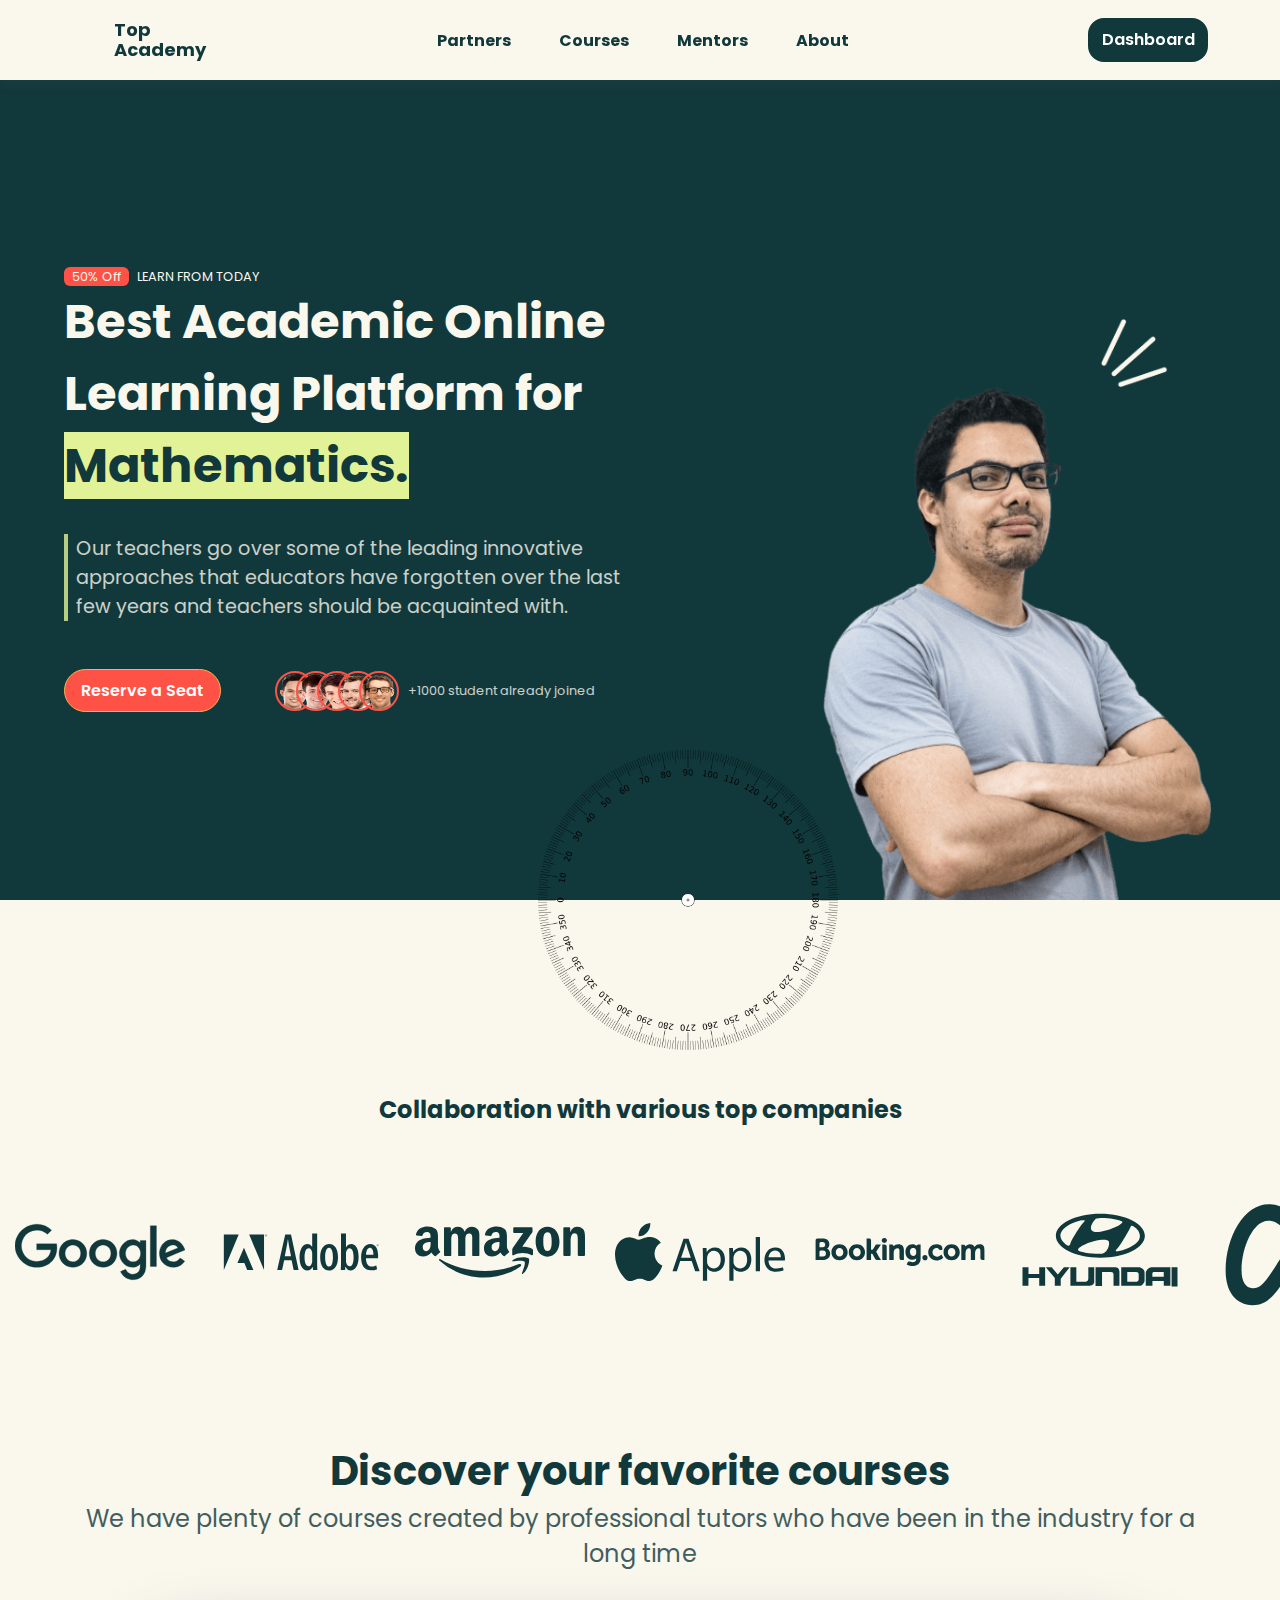
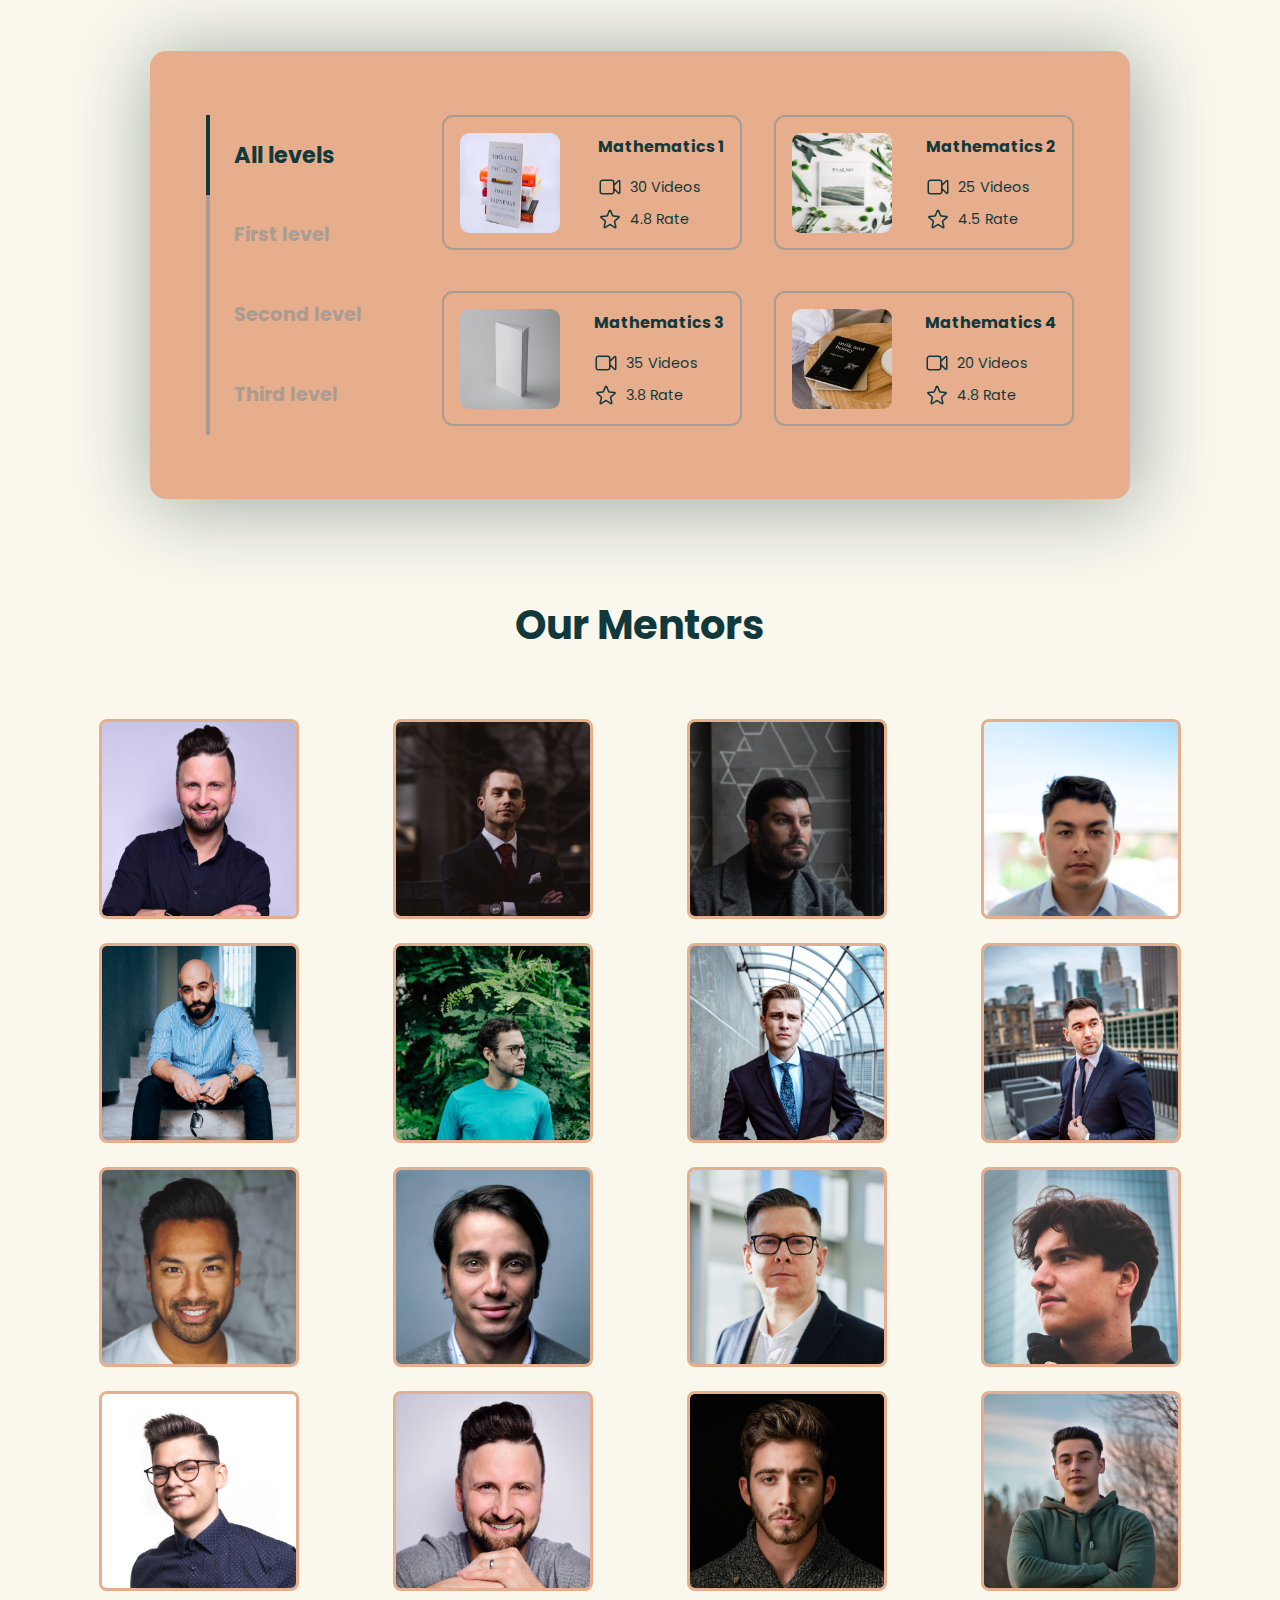
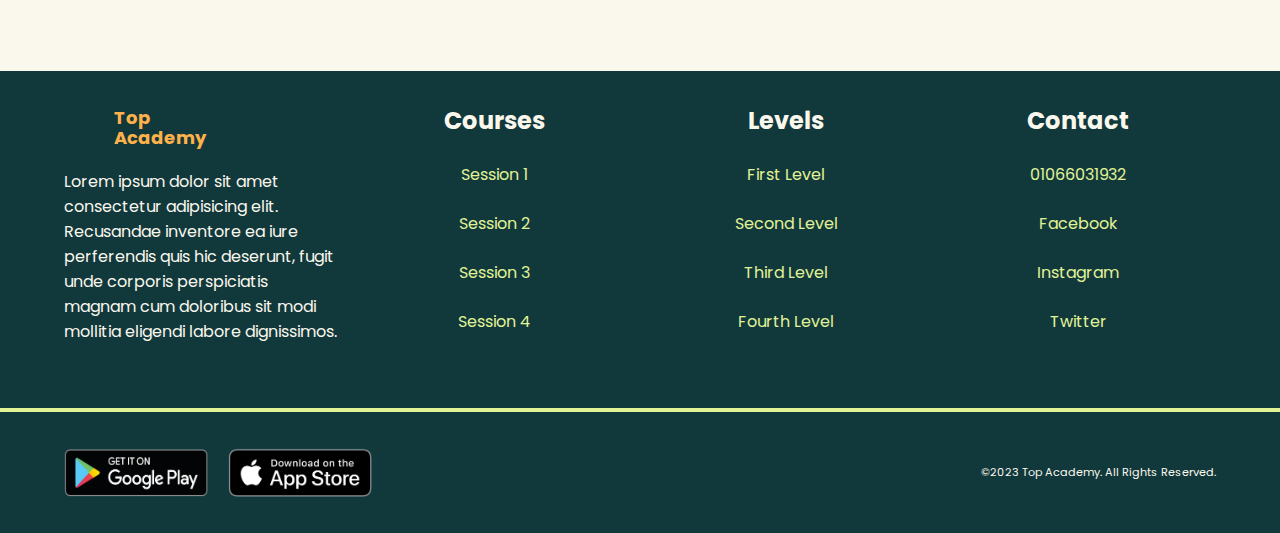
<file: src/pages/index.html>
<!DOCTYPE html>
<html lang="en">
  <head>
    <meta charset="UTF-8" />
    <meta http-equiv="X-UA-Compatible" content="IE=edge" />
    <link rel="icon" href="../../public/favicon.png" />
    <meta name="description" content="Best Academic Online Learning Platform for mathematics." />
    <meta name="viewport" content="width=device-width, initial-scale=1.0" />
    <title>Top Academy</title>
    <link rel="stylesheet" href="../styles/home.css" />
    <script src="https://cdn.lordicon.com/ritcuqlt.js"></script>
    <script src="../scripts/index.js"></script>
  </head>
  <body>
    <div id="popup" class="popup" style="position: fixed; top: 0; right: 0; z-index: 5; ">
      <div style="display: flex; flex-direction: column; gap: 2rem; justify-content: center; align-items: center ; width: 100vw; height: 100vh; background-color: #7e8285be; ">
<div style="display: flex; gap: 2rem; justify-content: center; align-items: center ; flex-direction: column; background-color: #857e7e; width: 400px; height: 500px; border-radius: 5rem;">

  <h2>This is your mentor.</h2>
  <img style="width: 300px; height: 300px; object-fit: cover; border-radius: 50%; object-position: top;" src="../../public/assets/mentors/mentor11.jpg" alt="">
  <button style="border-radius: 0.5rem; padding-inline: 0.5rem; cursor: pointer;  " id="ok">Ok</button>
</div>
      </div>
    </div>
    <header>
      <!-- Main Menu -->

  
  <nav class="width">
    <a href="#top" class="logo">
      <lord-icon
        src="https://cdn.lordicon.com/qtldxoay.json"
        trigger="morph"
        colors="primary:#11393c,secondary:#11393c"
        style="width: 50px; height: 50px"
      ></lord-icon>
      <h2 class="logo__logo-name">
        Top <br />
        Academy
      </h2>
    </a>

    <ul class="menu">
      <li>
        <a class="underline-gradient" href="#Partners">Partners</a>
      </li>
      <li>
        <a class="underline-gradient" href="#Courses">Courses</a>
      </li>
      <li>
        <a class="underline-gradient" href="#Mentors">Mentors</a>
      </li>
      <li>
        <a class="underline-gradient" href="#About">About</a>
      </li>
    </ul>
    <svg
      xmlns="http://www.w3.org/2000/svg"
      fill="none"
      viewBox="0 0 24 24"
      stroke-width="1.5"
      stroke="currentColor"
      class="burger"
      id="burger"
    >
      <path
        stroke-linecap="round"
        stroke-linejoin="round"
        d="M3.75 6.75h16.5M3.75 12H12m-8.25 5.25h16.5"
      />
    </svg>

    <a href="./dashboard.html" class="dashboard">Dashboard</a>
  </nav>


      <!-- Sidebar Menu -->
      <div class="sidebar" id="sidebar">
        <div class="close-container close-side-menu" id="close">
          <svg
            xmlns="http://www.w3.org/2000/svg"
            fill="none"
            viewBox="0 0 24 24"
            stroke-width="1.5"
            stroke="currentColor"
            class="sidebar__close"
          >
            <path
              stroke-linecap="round"
              stroke-linejoin="round"
              d="M6 18L18 6M6 6l12 12"
            />
          </svg>
        </div>

        <ul class="sidebar__menu">
          <li class="close-side-menu">
            <a class="underline-gradient" href="#Partners">Partners</a>
          </li>
          <li class="close-side-menu">
            <a class="underline-gradient" href="#Courses">Courses</a>
          </li>
          <li class="close-side-menu">
            <a class="underline-gradient" href="#Mentors">Mentors</a>
          </li>
          <li class="close-side-menu">
            <a class="underline-gradient" href="#About">About</a>
          </li>
        </ul>
      </div>
    </header>

    <main>
      <!-- Hero -->
      <section class="hero ">
        <div class="hero__container">
          <div class="hero__container--content width">

                              <!-- Protractor -->
<img
          class=" protractorMove  "
          src="../../public/assets/protractor.png"
          alt="protractor"
        />
                  <!-- Text and CTA -->

            <div class="text-CTA">
              <p class="p-discount"><span class="span-discount">50% Off</span> LEARN FROM TODAY</p>
              <h1 class="hero-heading">
                Best Academic Online Learning Platform for <span class="mathematics">Mathematics.</span>
              </h1>
              <p class="hero-paragraph">
                Our teachers go over some of the leading innovative approaches that educators have forgotten over the last few years and teachers should be acquainted with.
              </p>
              <div class="cta-container">
                <button id="reserve" class="cta" > Reserve a Seat</button>
                
                <div class="joined">
                  <div class="std-images" >
                <img
                  class="std-image"
src="../../public/assets/std1.png"                  alt="std1"
                />
                <img
                  class="std-image"
                  src="../../public/assets/std2.png"
                  alt="std2"
                />
                <img
                  class="std-image"
                  src="../../public/assets/std3.png"
                  alt="std3"
                />
                <img
                  class="std-image"
                  src="../../public/assets/std4.png"
                  alt="std4"
                />
                <img
                  class="std-image"
                  src="../../public/assets/std5.png"
                  alt="std5"
                />
              </div >
                  <p class="std-text">+1000 student already joined</p>
                </div>
              </div>
            </div>

      <!-- Slider -->

            <div class="right-section">

              <div class="image-container">
<img class="lines" src="../../public/assets/lines.png" alt="lines">
                <div class="circleColor"></div>
                <div id="main-slider">
                  <figure>
                    <img src="../../public/assets/teacher1.png" alt="teacher">
                    <img src="../../public/assets/teacher2.png" alt="teacher">
                    <img src="../../public/assets/teacher3.png" alt="teacher">
                  
                    <img src="../../public/assets/teacher4.png" alt="teacher">
                  
                    <img src="../../public/assets/teacher1.png" alt="teacher">
                  </figure>
                </div>
              </div>
            </div>
            </div>
          </div>
        </div>
      </section>

      <!-- Companies -->
      <section id="Partners" class="companies ">

        <h2 class="Collaboration">Collaboration with various top companies</h2>
        <div class="slider">
          <div class="slide-track">
                  <!-- 10 Slides -->

            <div class="slide">
              <img class="slide-img"   src="../../public/assets/google.svg" alt="google">
            </div>
            <div class="slide">
              <img class="slide-img"  src="../../public/assets/adobe.svg" alt="adobe">
            </div>
            <div class="slide">
              <img class="slide-img"  src="../../public/assets/amazon.svg" alt="amazon">
            </div>
            <div class="slide">
              <img class="slide-img"  src="../../public/assets/apple.svg" alt="apple">
            </div>
            <div class="slide">
              <img class="slide-img"  src="../../public/assets/booking.svg" alt="booking">
            </div>
            <div class="slide">
              <img class="slide-img"  src="../../public/assets/hyundai.svg" alt="hyundai">
            </div>
            <div class="slide">
              <img class="slide-img"  src="../../public/assets/meta.svg" alt="meta">
            </div>
            <div class="slide">
              <img class="slide-img"  src="../../public/assets/microsoft.svg" alt="microsoft">
            </div>
            <div class="slide">
              <img class="slide-img"  src="../../public/assets/siemens.svg" alt="siemens">
            </div>
            <div class="slide">
              <img class="slide-img"  src="../../public/assets/spacex.svg" alt="spacex">
            </div>

                              <!-- 10 Slides doubled-->
 <div class="slide">
              <img class="slide-img"  src="../../public/assets/google.svg" alt="google">
            </div>
            <div class="slide">
              <img class="slide-img"  src="../../public/assets/adobe.svg" alt="adobe">
            </div>
            <div class="slide">
              <img class="slide-img"  src="../../public/assets/amazon.svg" alt="amazon">
            </div>
            <div class="slide">
              <img class="slide-img"  src="../../public/assets/apple.svg" alt="apple">
            </div>
            <div class="slide">
              <img class="slide-img"  src="../../public/assets/booking.svg" alt="booking">
            </div>
            <div class="slide">
              <img class="slide-img"  src="../../public/assets/hyundai.svg" alt="hyundai">
            </div>
            <div class="slide">
              <img class="slide-img"  src="../../public/assets/meta.svg" alt="meta">
            </div>
            <div class="slide">
              <img class="slide-img"  src="../../public/assets/microsoft.svg" alt="microsoft">
            </div>
            <div class="slide">
              <img class="slide-img"  src="../../public/assets/siemens.svg" alt="siemens">
            </div>
            <div class="slide">
              <img class="slide-img"  src="../../public/assets/spacex.svg" alt="spacex">
            </div>

          </div>
        </div>
      </section>

      <!-- Courses -->
      <section id="Courses" class=" width">
<h2 class="favorite">Discover your favorite courses</h2>
        <p class="tutors">We have plenty of courses created by professional tutors who have been in the industry for a long time</p>
        <div class="pink-container">
          <div class="pink-container__filters">
            <h3 class="pink-container__filters--option all">All levels</h3>
            <h3 class="pink-container__filters--option ">First level</h3>
            <h3 class="pink-container__filters--option ">Second level</h3>
            <h3 class="pink-container__filters--option ">Third level</h3>
          </div>
          <div class="pink-container__courses">
            <div class="course">
              <img class="course__img" src="../../public/assets/course1.jpg" alt="course">
              <div class="course__data" >
                <h4 class="course__data--title">Mathematics 1</h4>
                <div class="course__data--info">

                  <div class="icon-container">
                    <svg xmlns="http://www.w3.org/2000/svg" fill="none" viewBox="0 0 24 24" stroke-width="1.5" stroke="currentColor" class="course-icon">
  <path stroke-linecap="round" d="M15.75 10.5l4.72-4.72a.75.75 0 011.28.53v11.38a.75.75 0 01-1.28.53l-4.72-4.72M4.5 18.75h9a2.25 2.25 0 002.25-2.25v-9a2.25 2.25 0 00-2.25-2.25h-9A2.25 2.25 0 002.25 7.5v9a2.25 2.25 0 002.25 2.25z" />
</svg>

                    30 Videos
                  </div>
                  <div class="icon-container">
                   <svg xmlns="http://www.w3.org/2000/svg" fill="none" viewBox="0 0 24 24" stroke-width="1.5" stroke="currentColor" class="course-icon">
  <path stroke-linecap="round" stroke-linejoin="round" d="M11.48 3.499a.562.562 0 011.04 0l2.125 5.111a.563.563 0 00.475.345l5.518.442c.499.04.701.663.321.988l-4.204 3.602a.563.563 0 00-.182.557l1.285 5.385a.562.562 0 01-.84.61l-4.725-2.885a.563.563 0 00-.586 0L6.982 20.54a.562.562 0 01-.84-.61l1.285-5.386a.562.562 0 00-.182-.557l-4.204-3.602a.563.563 0 01.321-.988l5.518-.442a.563.563 0 00.475-.345L11.48 3.5z" />
</svg>


4.8 Rate                  </div>
                </div>
              </div>
            </div>
            <div class="course">
              <img class="course__img" src="../../public/assets/course2.jpg" alt="course">
              <div class="course__data" >
                <h4 class="course__data--title">Mathematics 2</h4>
                <div class="course__data--info">

                  <div class="icon-container">
                    <svg xmlns="http://www.w3.org/2000/svg" fill="none" viewBox="0 0 24 24" stroke-width="1.5" stroke="currentColor" class="course-icon">
  <path stroke-linecap="round" d="M15.75 10.5l4.72-4.72a.75.75 0 011.28.53v11.38a.75.75 0 01-1.28.53l-4.72-4.72M4.5 18.75h9a2.25 2.25 0 002.25-2.25v-9a2.25 2.25 0 00-2.25-2.25h-9A2.25 2.25 0 002.25 7.5v9a2.25 2.25 0 002.25 2.25z" />
</svg>

                    25 Videos
                  </div>
                  <div class="icon-container">
                   <svg xmlns="http://www.w3.org/2000/svg" fill="none" viewBox="0 0 24 24" stroke-width="1.5" stroke="currentColor" class="course-icon">
  <path stroke-linecap="round" stroke-linejoin="round" d="M11.48 3.499a.562.562 0 011.04 0l2.125 5.111a.563.563 0 00.475.345l5.518.442c.499.04.701.663.321.988l-4.204 3.602a.563.563 0 00-.182.557l1.285 5.385a.562.562 0 01-.84.61l-4.725-2.885a.563.563 0 00-.586 0L6.982 20.54a.562.562 0 01-.84-.61l1.285-5.386a.562.562 0 00-.182-.557l-4.204-3.602a.563.563 0 01.321-.988l5.518-.442a.563.563 0 00.475-.345L11.48 3.5z" />
</svg>


4.5 Rate                  </div>
                </div>
              </div>
            </div>
            <div class="course">
              <img class="course__img" src="../../public/assets/course3.jpg" alt="course">
              <div class="course__data" >
                <h4 class="course__data--title">Mathematics 3</h4>
                <div class="course__data--info">

                  <div class="icon-container">
                    <svg xmlns="http://www.w3.org/2000/svg" fill="none" viewBox="0 0 24 24" stroke-width="1.5" stroke="currentColor" class="course-icon">
  <path stroke-linecap="round" d="M15.75 10.5l4.72-4.72a.75.75 0 011.28.53v11.38a.75.75 0 01-1.28.53l-4.72-4.72M4.5 18.75h9a2.25 2.25 0 002.25-2.25v-9a2.25 2.25 0 00-2.25-2.25h-9A2.25 2.25 0 002.25 7.5v9a2.25 2.25 0 002.25 2.25z" />
</svg>

                    35 Videos
                  </div>
                  <div class="icon-container">
                   <svg xmlns="http://www.w3.org/2000/svg" fill="none" viewBox="0 0 24 24" stroke-width="1.5" stroke="currentColor" class="course-icon">
  <path stroke-linecap="round" stroke-linejoin="round" d="M11.48 3.499a.562.562 0 011.04 0l2.125 5.111a.563.563 0 00.475.345l5.518.442c.499.04.701.663.321.988l-4.204 3.602a.563.563 0 00-.182.557l1.285 5.385a.562.562 0 01-.84.61l-4.725-2.885a.563.563 0 00-.586 0L6.982 20.54a.562.562 0 01-.84-.61l1.285-5.386a.562.562 0 00-.182-.557l-4.204-3.602a.563.563 0 01.321-.988l5.518-.442a.563.563 0 00.475-.345L11.48 3.5z" />
</svg>


3.8 Rate                  </div>
                </div>
              </div>
            </div>
            <div class="course">
              <img class="course__img" src="../../public/assets/course4.jpg" alt="course">
              <div class="course__data" >
                <h4 class="course__data--title">Mathematics 4</h4>
                <div class="course__data--info">

                  <div class="icon-container">
                    <svg xmlns="http://www.w3.org/2000/svg" fill="none" viewBox="0 0 24 24" stroke-width="1.5" stroke="currentColor" class="course-icon">
  <path stroke-linecap="round" d="M15.75 10.5l4.72-4.72a.75.75 0 011.28.53v11.38a.75.75 0 01-1.28.53l-4.72-4.72M4.5 18.75h9a2.25 2.25 0 002.25-2.25v-9a2.25 2.25 0 00-2.25-2.25h-9A2.25 2.25 0 002.25 7.5v9a2.25 2.25 0 002.25 2.25z" />
</svg>

                    20 Videos
                  </div>
                  <div class="icon-container">
                   <svg xmlns="http://www.w3.org/2000/svg" fill="none" viewBox="0 0 24 24" stroke-width="1.5" stroke="currentColor" class="course-icon">
  <path stroke-linecap="round" stroke-linejoin="round" d="M11.48 3.499a.562.562 0 011.04 0l2.125 5.111a.563.563 0 00.475.345l5.518.442c.499.04.701.663.321.988l-4.204 3.602a.563.563 0 00-.182.557l1.285 5.385a.562.562 0 01-.84.61l-4.725-2.885a.563.563 0 00-.586 0L6.982 20.54a.562.562 0 01-.84-.61l1.285-5.386a.562.562 0 00-.182-.557l-4.204-3.602a.563.563 0 01.321-.988l5.518-.442a.563.563 0 00.475-.345L11.48 3.5z" />
</svg>


4.8 Rate                  </div>
                </div>
              </div>
            </div>
          </div>
        </div>
      </section>

      <!-- Mentors -->
      <section id="Mentors" class=" mentors width">
<h2 class="favorite ">Our Mentors</h2>
<div class="mentors__images">
  <img class="mentor-img" src="../../public/assets/mentors/mentor1.jpg" alt="mentor" loading="lazy">
  <img class="mentor-img" src="../../public/assets/mentors/mentor2.jpg" alt="mentor" loading="lazy">
  <img class="mentor-img" src="../../public/assets/mentors/mentor3.jpg" alt="mentor" loading="lazy">
  <img class="mentor-img" src="../../public/assets/mentors/mentor4.jpg" alt="mentor" loading="lazy">
  <img class="mentor-img" src="../../public/assets/mentors/mentor5.jpg" alt="mentor" loading="lazy">
  <img class="mentor-img" src="../../public/assets/mentors/mentor6.jpg" alt="mentor" loading="lazy">
  <img class="mentor-img" src="../../public/assets/mentors/mentor7.jpg" alt="mentor" loading="lazy">
  <img class="mentor-img" src="../../public/assets/mentors/mentor8.jpg" alt="mentor" loading="lazy">
  <img class="mentor-img" src="../../public/assets/mentors/mentor9.jpg" alt="mentor" loading="lazy">
  <img class="mentor-img" src="../../public/assets/mentors/mentor10.jpg" alt="mentor" loading="lazy">
  <img class="mentor-img" src="../../public/assets/mentors/mentor11.jpg" alt="mentor" loading="lazy">
  <img class="mentor-img" src="../../public/assets/mentors/mentor12.jpg" alt="mentor" loading="lazy">
  <img class="mentor-img" src="../../public/assets/mentors/mentor13.jpg" alt="mentor" loading="lazy">
  <img class="mentor-img" src="../../public/assets/mentors/mentor14.jpg" alt="mentor" loading="lazy">
  <img class="mentor-img" src="../../public/assets/mentors/mentor15.jpg" alt="mentor" loading="lazy">
  <img class="mentor-img" src="../../public/assets/mentors/mentor16.jpg" alt="mentor" loading="lazy">
</div>
</section>

<!-- Footer -->
      <footer  id="About">
        <div class=" footer width">
<div class=" footer__div1 div-media ">
           <a href="#top" class="logo">
      <lord-icon
        src="https://cdn.lordicon.com/qtldxoay.json"
        trigger="morph"
        colors="primary:#ffb14a,secondary:#ffb14a"
        style="width: 50px; height: 50px"
      ></lord-icon>
      <h2 class="logo__logo-name logo-bottom">
        Top <br />
        Academy
      </h2>
    </a>
          <p class="lorem">
            Lorem ipsum dolor sit amet consectetur adipisicing elit. Recusandae
            inventore ea iure perferendis quis hic deserunt, fugit unde corporis
            perspiciatis magnam cum doloribus sit modi mollitia eligendi labore
            dignissimos.
          </p>
        </div>
        <ul class=" footer__div div-media">
          <h2 >Courses</h2>
          <li>
            <a href="tel:01066031932">
Session 1            </a>
          </li>
          <li>
            <a  href="tel:01066031932">
           Session 2 
            </a>
          </li>
          <li>
            <a  href="tel:01066031932">
            Session 3 
            </a>
          </li>
          <li>
            <a  href="tel:01066031932">
             Session 4
            </a>
          </li>
        </ul>
        <ul class=" footer__div div-media">
          <h2 >Levels</h2>
          <li>
            <a  href="tel:01066031932">
First Level            </a>
          </li>
          <li>
            <a  href="tel:01066031932">
Second Level              </a>
          </li>
          <li>
            <a  href="tel:01066031932">
Third Level              </a>
          </li>
          <li>
            <a  href="tel:01066031932">
Fourth Level              </a>
          </li>
        </ul>
        <ul class=" footer__div div-media">
          <h2 > Contact</h2>
          <li>
            <a  href="tel:01066031932">
              01066031932
            </a>
          </li>
          <li>
            <a
              
              href="https://www.facebook.com/ahmedelwaafy/"
              target="_blank"
              rel="noreferrer"
            >
              Facebook
            </a>
          </li>
          <li>
            <a
              
              href="https://www.facebook.com/ahmedelwaafy/"
              target="_blank"
              rel="noreferrer"
            >
              Instagram
            </a>
          </li>
          <li>
            <a
              
              href="https://www.facebook.com/ahmedelwaafy/"
              rel="noreferrer"
            >
              Twitter
            </a>
          </li>
        </ul>

        </div>

        <div class="last ">
        <hr  />
        <div class="last__content width">
          <div class="last__content--left  ">
            <img
              class=" store-img "
              src="../../public/assets/googleplay.png"
              alt="googleplay"
            />
            <img
              class="store-img"
              src="../../public/assets/appstore.png"
              alt="appstore"
            />
          </div>
          <p class=" rights text-bg text-sm ">
            ©2023 Top Academy. All Rights Reserved.
          </p>
        </div>
      </div>
        </footer>
    </main>
  </body>
</html>
</file>
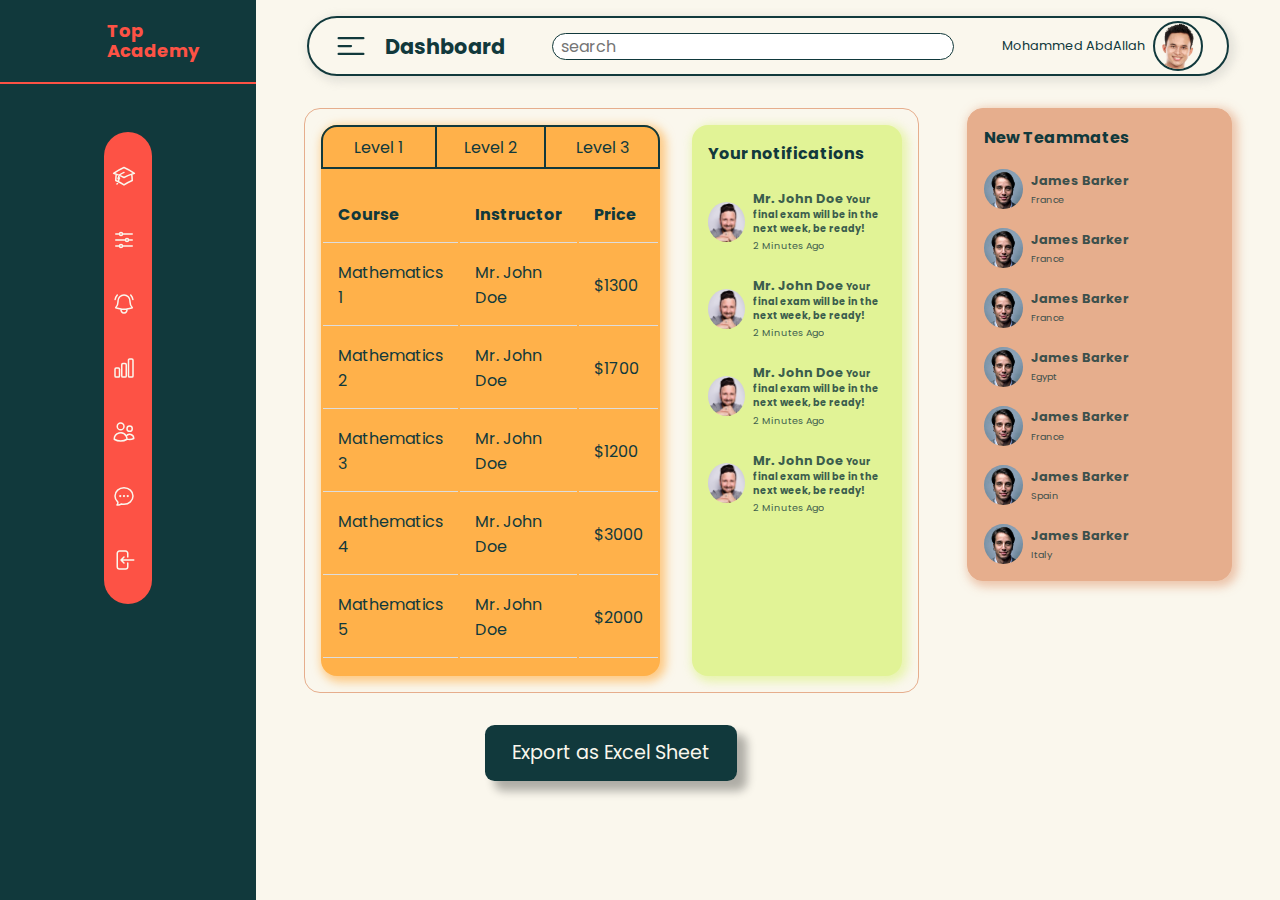
<file: src/pages/dashboard.html>
<!DOCTYPE html>
<html lang="en">
  <head>
    <meta charset="UTF-8" />
    <meta http-equiv="X-UA-Compatible" content="IE=edge" />
    <link rel="icon" href="../../public/favicon.png" />
    <meta name="viewport" content="width=device-width, initial-scale=1.0" />
    <title>Dashboard</title>
    <link rel="stylesheet" href="../styles/dashboard.css" />
    <script src="https://cdn.lordicon.com/ritcuqlt.js"></script>
  </head>
  <body>
    <main class="container">
      <aside class="container__left">
        <a href="../pages/index.html" class="logo">
          <lord-icon
            src="https://cdn.lordicon.com/qtldxoay.json"
            trigger="morph"
            colors="primary:#fd5245,secondary:#fd5245"
            style="width: 50px; height: 50px"
          ></lord-icon>
          <h2 class="logo__logo-name">
            Top <br />
            Academy
          </h2>
        </a>
        <div class="green-container">
          <div class="menu-items">
            <div>
              <svg
                xmlns="http://www.w3.org/2000/svg"
                fill="none"
                viewBox="0 0 24 24"
                stroke-width="1.5"
                stroke="#faf7ed"
                class="icon"
              >
                <path
                  stroke-linecap="round"
                  stroke-linejoin="round"
                  d="M4.26 10.147a60.436 60.436 0 00-.491 6.347A48.627 48.627 0 0112 20.904a48.627 48.627 0 018.232-4.41 60.46 60.46 0 00-.491-6.347m-15.482 0a50.57 50.57 0 00-2.658-.813A59.905 59.905 0 0112 3.493a59.902 59.902 0 0110.399 5.84c-.896.248-1.783.52-2.658.814m-15.482 0A50.697 50.697 0 0112 13.489a50.702 50.702 0 017.74-3.342M6.75 15a.75.75 0 100-1.5.75.75 0 000 1.5zm0 0v-3.675A55.378 55.378 0 0112 8.443m-7.007 11.55A5.981 5.981 0 006.75 15.75v-1.5"
                />
              </svg>

              Dashboard
            </div>
            <div>
              <svg
                xmlns="http://www.w3.org/2000/svg"
                fill="none"
                viewBox="0 0 24 24"
                stroke-width="1.5"
                stroke="#faf7ed"
                class="icon"
              >
                <path
                  stroke-linecap="round"
                  stroke-linejoin="round"
                  d="M10.5 6h9.75M10.5 6a1.5 1.5 0 11-3 0m3 0a1.5 1.5 0 10-3 0M3.75 6H7.5m3 12h9.75m-9.75 0a1.5 1.5 0 01-3 0m3 0a1.5 1.5 0 00-3 0m-3.75 0H7.5m9-6h3.75m-3.75 0a1.5 1.5 0 01-3 0m3 0a1.5 1.5 0 00-3 0m-9.75 0h9.75"
                />
              </svg>

              Settings
            </div>
            <div>
              <svg
                xmlns="http://www.w3.org/2000/svg"
                fill="none"
                viewBox="0 0 24 24"
                stroke-width="1.5"
                stroke="#faf7ed"
                class="icon"
              >
                <path
                  stroke-linecap="round"
                  stroke-linejoin="round"
                  d="M14.857 17.082a23.848 23.848 0 005.454-1.31A8.967 8.967 0 0118 9.75v-.7V9A6 6 0 006 9v.75a8.967 8.967 0 01-2.312 6.022c1.733.64 3.56 1.085 5.455 1.31m5.714 0a24.255 24.255 0 01-5.714 0m5.714 0a3 3 0 11-5.714 0M3.124 7.5A8.969 8.969 0 015.292 3m13.416 0a8.969 8.969 0 012.168 4.5"
                />
              </svg>

              Notifications
            </div>
            <div>
              <svg
                xmlns="http://www.w3.org/2000/svg"
                fill="none"
                viewBox="0 0 24 24"
                stroke-width="1.5"
                stroke="#faf7ed"
                class="icon"
              >
                <path
                  stroke-linecap="round"
                  stroke-linejoin="round"
                  d="M3 13.125C3 12.504 3.504 12 4.125 12h2.25c.621 0 1.125.504 1.125 1.125v6.75C7.5 20.496 6.996 21 6.375 21h-2.25A1.125 1.125 0 013 19.875v-6.75zM9.75 8.625c0-.621.504-1.125 1.125-1.125h2.25c.621 0 1.125.504 1.125 1.125v11.25c0 .621-.504 1.125-1.125 1.125h-2.25a1.125 1.125 0 01-1.125-1.125V8.625zM16.5 4.125c0-.621.504-1.125 1.125-1.125h2.25C20.496 3 21 3.504 21 4.125v15.75c0 .621-.504 1.125-1.125 1.125h-2.25a1.125 1.125 0 01-1.125-1.125V4.125z"
                />
              </svg>

              Analytics
            </div>
            <div>
              <svg
                xmlns="http://www.w3.org/2000/svg"
                fill="none"
                viewBox="0 0 24 24"
                stroke-width="1.5"
                stroke="#faf7ed"
                class="icon"
              >
                <path
                  stroke-linecap="round"
                  stroke-linejoin="round"
                  d="M15 19.128a9.38 9.38 0 002.625.372 9.337 9.337 0 004.121-.952 4.125 4.125 0 00-7.533-2.493M15 19.128v-.003c0-1.113-.285-2.16-.786-3.07M15 19.128v.106A12.318 12.318 0 018.624 21c-2.331 0-4.512-.645-6.374-1.766l-.001-.109a6.375 6.375 0 0111.964-3.07M12 6.375a3.375 3.375 0 11-6.75 0 3.375 3.375 0 016.75 0zm8.25 2.25a2.625 2.625 0 11-5.25 0 2.625 2.625 0 015.25 0z"
                />
              </svg>
              Teammates
            </div>
            <div>
              <svg
                xmlns="http://www.w3.org/2000/svg"
                fill="none"
                viewBox="0 0 24 24"
                stroke-width="1.5"
                stroke="#faf7ed"
                class="icon"
              >
                <path
                  stroke-linecap="round"
                  stroke-linejoin="round"
                  d="M8.625 12a.375.375 0 11-.75 0 .375.375 0 01.75 0zm0 0H8.25m4.125 0a.375.375 0 11-.75 0 .375.375 0 01.75 0zm0 0H12m4.125 0a.375.375 0 11-.75 0 .375.375 0 01.75 0zm0 0h-.375M21 12c0 4.556-4.03 8.25-9 8.25a9.764 9.764 0 01-2.555-.337A5.972 5.972 0 015.41 20.97a5.969 5.969 0 01-.474-.065 4.48 4.48 0 00.978-2.025c.09-.457-.133-.901-.467-1.226C3.93 16.178 3 14.189 3 12c0-4.556 4.03-8.25 9-8.25s9 3.694 9 8.25z"
                />
              </svg>

              Messages
            </div>
            <div>
              <svg
                xmlns="http://www.w3.org/2000/svg"
                fill="none"
                viewBox="0 0 24 24"
                stroke-width="1.5"
                stroke="#faf7ed"
                class="icon"
              >
                <path
                  stroke-linecap="round"
                  stroke-linejoin="round"
                  d="M15.75 9V5.25A2.25 2.25 0 0013.5 3h-6a2.25 2.25 0 00-2.25 2.25v13.5A2.25 2.25 0 007.5 21h6a2.25 2.25 0 002.25-2.25V15M12 9l-3 3m0 0l3 3m-3-3h12.75"
                />
              </svg>

              Log Out
            </div>
          </div>
        </div>
      </aside>
      <div class="placeholder"></div>
      <section class="container__right">
        <div class="container__right--header">
          <div class="dash-svg">
            <svg
              xmlns="http://www.w3.org/2000/svg"
              fill="none"
              viewBox="0 0 24 24"
              stroke-width="1.5"
              stroke="currentColor"
              class="burger"
              id="burger"
            >
              <path
                stroke-linecap="round"
                stroke-linejoin="round"
                d="M3.75 6.75h16.5M3.75 12H12m-8.25 5.25h16.5"
              />
            </svg>
            Dashboard
          </div>
          <input type="search" placeholder="search" />
          <div class="img-container">
            <p>Mohammed AbdAllah</p>
            <img src="../../public/assets/std1.png" alt="" />
          </div>
        </div>
        <div class="container__right--content">
          <div class="left-container">
            <div class="left">
              <div class="left__left">
                <div class="left__left--buttons">
                  <button class="button">Level 1</button>
                  <button class="button mid">Level 2</button>
                  <button class="button">Level 3</button>
                </div>
                <table>
                  <thead>
                    <tr>
                      <th>Course</th>
                      <th>Instructor</th>
                      <th>Price</th>
                    </tr>
                  </thead>

                  <tbody>
                    <tr>
                      <td>Mathematics 1</td>
                      <td>Mr. John Doe</td>
                      <td>$1300</td>
                    </tr>
                    <tr>
                      <td>Mathematics 2</td>
                      <td>Mr. John Doe</td>
                      <td>$1700</td>
                    </tr>
                    <tr>
                      <td>Mathematics 3</td>
                      <td>Mr. John Doe</td>
                      <td>$1200</td>
                    </tr>
                    <tr>
                      <td>Mathematics 4</td>
                      <td>Mr. John Doe</td>
                      <td>$3000</td>
                    </tr>
                    <tr>
                      <td>Mathematics 5</td>
                      <td>Mr. John Doe</td>
                      <td>$2000</td>
                    </tr>
                  </tbody>
                </table>
              </div>
              <div class="left__right">
                <h2>Your notifications</h2>

                <div class="left__right--notf">
                  <img
                    src="../../public/assets/mentors/mentor14.jpg"
                    alt="mentor"
                  />
                  <div class="notf-content">
                    <h5>
                      <span>Mr. John Doe</span> Your final exam will be in the
                      next week, be ready!
                    </h5>
                    <p>2 Minutes Ago</p>
                  </div>
                </div>
                <div class="left__right--notf">
                  <img
                    src="../../public/assets/mentors/mentor14.jpg"
                    alt="mentor"
                  />
                  <div class="notf-content">
                    <h5>
                      <span>Mr. John Doe</span> Your final exam will be in the
                      next week, be ready!
                    </h5>
                    <p>2 Minutes Ago</p>
                  </div>
                </div>
                <div class="left__right--notf">
                  <img
                    src="../../public/assets/mentors/mentor14.jpg"
                    alt="mentor"
                  />
                  <div class="notf-content">
                    <h5>
                      <span>Mr. John Doe</span> Your final exam will be in the
                      next week, be ready!
                    </h5>
                    <p>2 Minutes Ago</p>
                  </div>
                </div>
                <div class="left__right--notf">
                  <img
                    src="../../public/assets/mentors/mentor14.jpg"
                    alt="mentor"
                  />
                  <div class="notf-content">
                    <h5>
                      <span>Mr. John Doe</span> Your final exam will be in the
                      next week, be ready!
                    </h5>
                    <p>2 Minutes Ago</p>
                  </div>
                </div>
              </div>
            </div>
            <button class="export"><p>Export as Excel Sheet</p></button>
          </div>
          <div class="right">
            <h2>New Teammates</h2>

            <div class="left__right--notf">
              <img
                src="../../public/assets/mentors/mentor10.jpg"
                alt="mentor"
              />
              <div class="notf-content">
                <h5><span>James Barker</span></h5>
                <p>France</p>
              </div>
            </div>

            <div class="left__right--notf">
              <img
                src="../../public/assets/mentors/mentor10.jpg"
                alt="mentor"
              />
              <div class="notf-content">
                <h5><span>James Barker</span></h5>
                <p>France</p>
              </div>
            </div>
            <div class="left__right--notf">
              <img
                src="../../public/assets/mentors/mentor10.jpg"
                alt="mentor"
              />
              <div class="notf-content">
                <h5><span>James Barker</span></h5>
                <p>France</p>
              </div>
            </div>
            <div class="left__right--notf">
              <img
                src="../../public/assets/mentors/mentor10.jpg"
                alt="mentor"
              />
              <div class="notf-content">
                <h5><span>James Barker</span></h5>
                <p>Egypt</p>
              </div>
            </div>
            <div class="left__right--notf">
              <img
                src="../../public/assets/mentors/mentor10.jpg"
                alt="mentor"
              />
              <div class="notf-content">
                <h5><span>James Barker</span></h5>
                <p>France</p>
              </div>
            </div>
            <div class="left__right--notf">
              <img
                src="../../public/assets/mentors/mentor10.jpg"
                alt="mentor"
              />
              <div class="notf-content">
                <h5><span>James Barker</span></h5>
                <p>Spain</p>
              </div>
            </div>
            <div class="left__right--notf">
              <img
                src="../../public/assets/mentors/mentor10.jpg"
                alt="mentor"
              />
              <div class="notf-content">
                <h5><span>James Barker</span></h5>
                <p>Italy</p>
              </div>
            </div>
          </div>
        </div>
      </section>
    </main>
  </body>
</html>
</file>
<file: src/styles/home.css>
/* General style rules */

@import url("https://fonts.googleapis.com/css2?family=Poppins:ital,wght@0,400;0,600;1,500&display=swap");

* {
  margin: 0;
  padding: 0;
  box-sizing: border-box;
  font-family: "Poppins", sans-serif;
  font-size: 100%;
  color: #11393c;
}

body {
  background-color: #faf7ed;
}
html {
  scroll-behavior: smooth;
}

:root {
  --green: #11393c;
  --bg: #faf7ed;
  --pink: #e6ae8d;
  --orange: #fd5245;
  --yellow: #ffb14a;
  --lemon: #e1f396;
  --gray: #aa9c90;
}
.width {
  width: min(90%, 1300px);
  margin-inline: auto;
}

/* Header style rules */

header {
  position: fixed;
  width: 100%;
  height: 80px;
  display: flex;
  align-items: center;
  z-index: 50;
  background-color: var(--bg);
  box-shadow: 3px 3px 10px 3px #68676213;
}

nav {
  display: flex;
  justify-content: space-between;
  align-items: center;
  background-color: #ffb14a00;
  transition: all 0.5s ease-in-out;
}
.nav-style-after-scroll {
  background-color: var(--yellow);
  border-radius: 50%;
  transform: translateY(0.75rem);
}

.logo {
  cursor: pointer;
  display: flex;
  justify-content: center;
  align-items: center;
  text-decoration: none;
}

.logo__logo-name {
  font-weight: bold;
  font-size: 1.125rem;
  line-height: 1.25rem;
}
.menu,
.sidebar__menu {
  display: flex;
  font-weight: bold;
  font-size: 1rem;
  list-style-type: none;
  text-decoration: none;
  justify-content: space-between;
  align-items: center;
  gap: 3rem;
}

.sidebar__menu {
  flex-direction: column;
  gap: 4rem;
}

.sidebar {
  background-color: var(--orange);
  position: fixed;
  right: 0;
  top: 0;
  z-index: -100;
  width: 100%;
  height: 100vh;
  flex-direction: column;
  align-items: center;
  justify-content: flex-start;
  padding-top: 2.5rem;
  gap: 4.5rem;
  transition: all 0.7s ease-in-out;
  transform: translateX(100rem);
  display: flex;
  opacity: 0;
}

.toggle-sidebar {
  transform: translateX(0);
  opacity: 100;
  z-index: 100;
}
a {
  text-decoration: none;
}

.underline-gradient {
  background: linear-gradient(94deg, #e1f396 0%, #11393c 100%);

  background-size: 0% 3px;
  background-repeat: no-repeat;
  background-position: center bottom;
  transition: background-size 300ms ease;
}

.underline-gradient:hover {
  background-size: 60% 3px;
}

.underline-gradient:active {
  background: linear-gradient(94deg, #e1f396 0%, #11393c 100%);

  background-size: 20% 3px;
  background-repeat: no-repeat;
  background-position: center bottom;
  border-radius: 1rem;
}

.dashboard {
  width: 7.5rem;
  height: 2.7rem;
  margin: 0.5rem;
  border: 2px solid var(--green);
  border-radius: 1rem;
  font-size: 1rem;
  font-weight: 600;
  cursor: pointer;
  position: relative;
  z-index: 1;
  overflow: hidden;
  transition: transform 0.3s ease-in-out;
  color: white;
  background: var(--green);
  text-align: center;
  padding-top: 0.4rem;
}
.dashboard:hover {
  color: var(--green);
}

.dashboard:after {
  content: "";
  background: white;
  position: absolute;
  z-index: -1;
  left: -20%;
  right: -20%;
  top: 0;
  bottom: 0;
  transform: skewX(-45deg) scale(0, 1);
  transition: all 0.5s;
}

.dashboard:hover:after {
  transform: skewX(-45deg) scale(1, 1);
  -webkit-transition: all 0.5s;
  transition: all 0.5s;
}

.dashboard:active {
  transform: scale(0.9);
}

.burger,
.sidebar__close {
  width: 2.25rem;
  height: 2.25rem;
  cursor: pointer;
  transition: all 0.3s ease-in-out;
  display: none;
}

.sidebar__close {
  display: block;
}
.close-container {
  width: 80%;
  display: flex;
  justify-content: flex-end;
}

.burger:hover,
.sidebar__close:hover {
  transform: scale(1.1);
}

.burger:active,
.sidebar__close:active {
  transform: scale(0.9);
}

/* Hero section style rules */

.hero {
  height: 100vh;
  padding-top: 80px;
}

.hero__container {
  background-color: var(--green);
  height: 100%;
}

.hero__container--content {
  display: flex;
  justify-content: space-between;
  align-items: center;
  height: 100%;
}

.text-CTA {
  display: flex;
  flex-direction: column;
  justify-content: center;
  align-items: flex-start;
  width: 50%;
}

.p-discount {
  color: var(--bg);
  font-size: 0.8rem;
}

.span-discount {
  background-color: var(--orange);
  color: var(--bg);
  font-size: 0.8rem;
  border-radius: 0.375rem;
  padding-inline: 0.5rem;
  padding-block: 1px;
  margin-right: 0.3rem;
}

.hero-heading {
  font-size: 3rem;
  color: var(--bg);
}
.mathematics {
  background-color: var(--lemon);
}

.hero-paragraph {
  color: var(--bg);
  font-size: 1.2rem;
  border-left: 0.25rem solid var(--lemon);
  padding-left: 0.5rem;
  opacity: 80%;
  margin-top: 2rem;
  margin-bottom: 3rem;
}

.cta {
  background-color: #fd5245;
  color: white;
  border-radius: 10em;
  font-size: 1rem;
  font-weight: 600;
  padding: 0.5rem 1rem;
  cursor: pointer;
  transition: all 0.3s ease-in-out;
  border: 1px solid #ffb14a;
  box-shadow: 0 0 0 0 #ffb14a;
}

.cta:hover {
  transform: translateY(-4px) translateX(-2px);
  box-shadow: 2px 5px 0 0 #ffb14a;
}

.cta:active {
  transform: translateY(2px) translateX(1px);
  box-shadow: 0 0 0 0 black;
}

.cta-container {
  display: flex;
  width: 100%;
  justify-content: flex-start;
  align-items: center;
  gap: 4rem;
}
.joined {
  display: flex;
  justify-content: center;
  align-items: center;
  gap: 1.2rem;
}
.std-images {
  display: flex;
  justify-content: center;
}

.std-image {
  width: 2.5rem;
  height: 2.5rem;
  border-radius: 50%;
  border: 2px solid var(--orange);
  margin-inline: -0.6rem;
}

.std-text {
  color: var(--bg);
  font-size: 0.8rem;
  opacity: 80%;
}

.image-container {
  max-width: 400px;
  position: relative;
}

.lines{
  position: absolute;
  right: 3rem;
  width: auto;
  height: 70px;
  top: -4rem;
}
.circleColor {
  cursor: pointer;
  border-radius: 50%;
  width: 20rem;
  height: 20rem;
  z-index: 0;
  animation: circle 10s linear infinite alternate;
  position: absolute;
  top: -2rem;
  left: 0.4rem;
}

@keyframes circle {
  0% {
    background-color: #faf7ed;
  }
  25% {
    background-color: #e6ae8d;
  }
  50% {
    background-color: #fd5245;
  }
  75% {
    background-color: #ffb14a;
  }
  100% {
    background-color: #e1f396;
  }
}

.right-section {
  align-self: flex-end;
  width: 50%;
  display: flex;
  justify-content: flex-end;
  
}
#main-slider {
  overflow: hidden;
 
}
#main-slider figure {
  position: relative;
  width: 500%;
  margin: 0;
  left: 0;
  animation: 16s slider infinite;
}
#main-slider figure img {
  width: 20%;
  float: left;
}

@keyframes slider {
  0% {
    left: 0;
  }
  20% {
    left: 0;
  }
  25% {
    left: -100%;
  }
  45% {
    left: -100%;
  }
  50% {
    left: -200%;
  }
  70% {
    left: -200%;
  }
  75% {
    left: -300%;
  }
  95% {
    left: -300%;
  }
  100% {
    left: -400%;
  }
}

.protractorMove {
  animation: protractor 9s linear infinite;
  position: absolute;
  bottom: -9.4rem;
  left: 42%;
}
@keyframes protractor {
  to {
    transform: rotate(360deg);
  }
}

/* Companies section style rules */

.companies {
  padding-top: 12rem;
}

.Collaboration {
  text-align: center;
  font-size: 1.5rem;
}

.slider {
  height: 250px;
  margin: auto;
  position: relative;
  width: 100%;
  display: grid;
  place-items: center;
  overflow: hidden;
}

.slide-track {
  display: flex;
  width: calc(250px * 20);
  animation: scroll 40s linear infinite;
}

.slide-track:hover {
  animation-play-state: paused;
}
@keyframes scroll {
  0% {
    transform: translateX(0);
  }

  100% {
    transform: translateX(calc(-250px * 10));
  }
}

.slide {
  height: 200px;
  width: 200px;
  display: flex;
  align-items: center;
  padding: 15px;
  perspective: 100px;
}

.slide-img {
  width: 100%;
  cursor: pointer;
  transition: transform 1s ease-in-out;
}

.slide-img:hover {
  transform: translateZ(20px);
}

/* Courses section style rules */

.favorite {
  font-size: 2.5rem;
  text-align: center;
  margin-top: 4rem;
}

.tutors {
  font-size: 1.5rem;
  opacity: 80%;
  text-align: center;
}
.zindex{
  z-index: 1170;
}
.pink-container {
  width: 85%;
  margin-inline: auto;
  background-color: var(--pink);
  margin-top: 5rem;
  display: flex;
  justify-content: center;
  gap: 5rem;
  padding: 1rem;
  border-radius:1rem ;
  box-shadow: 0.2rem 0.3rem 5rem  #11393c6c;
  padding-block: 4rem;
}

.pink-container__filters {
  display: flex;
  flex-direction: column;
  border-left: 0.25rem solid var(--gray);
  cursor: pointer;
  height: fit-content;
}

.pink-container__filters--option {
  color: var(--gray);
  padding-left: 1.5rem;
  line-height: 5rem;
    font-size: 1.2rem;

}

.all {
  border-left: 0.25rem solid #11393c;
  margin-left: -0.25rem;
  font-size: 1.4rem;
  color: #11393c;
  font-weight: bold;
}


.pink-container__courses{
display: grid;
grid-template-columns: repeat(2, auto);
gap: 2rem;
}

.course{
  display: flex;
  width: 300px;
  height: 135px;
  justify-content: space-between;
  gap: 2rem;
  align-items: center;
  padding: 1rem;
  border-radius: 0.7rem;
  border: 2px solid var(--gray);
}

.course__img{
  border-radius: 0.6rem;
width: 100px;
height: 100px;
cursor: pointer;
transition: all 0.4s ease-in-out;
}

.course__img:hover{
  transform: scale(1.1);
}

.course__data{
  display: flex;
  flex-direction: column;
  align-items: flex-start;
  

}

.course__data--title{
  font-size: 1rem;
  font-weight: bold;

}

.course__data--info{
  display: flex;
  justify-content: space-between;
  gap: 0.5rem;
  
  flex-direction: column;
  margin-top: 1rem;
}


.icon-container{
  display: flex;
  justify-content: flex-start;
  gap: 0.5rem;
  width: 100%;
  font-size: 0.9rem;
  align-items: center;
}

.course-icon{
  width: 1.5rem;
  height: 1.5rem;
}


/* Media Quires */

.mentors{
  margin-top: 6rem;
}

.mentors__images{
  display: grid;
  grid-template-columns: repeat(4,auto);
  gap: 1.5rem;
  margin-top: 4rem;
  place-items: center;
}

.mentor-img{
  width: 200px;
  height: 200px;
  object-fit: cover;
  object-position: top;
  cursor: pointer;
  transition: all 0.3s ease-in-out;
  border-radius: 0.5rem;
  border: 3px solid var(--pink);
}

.mentor-img:hover{

  transform: scale(1.1);
}

/* Footer*/

footer{
background-color: var(--green);
}

.footer{
  display: flex;
  justify-content: space-between;
  gap: 1rem;
  align-items: flex-start;
padding-block: 2rem;
margin-top: 5rem;
}

.footer__div1{
  display: flex;
  flex-direction: column;
  gap: 1rem;
  align-items: start;
  width: 25%;

}

.logo-bottom{
  color: var(--yellow);
}

.lorem{
  color: var(--bg);
}

.footer__div{
  display: flex;
  flex-direction: column;
  gap: 24px;
  align-items: center;
  width: 25%;

}

.footer__div h2 {
  color: var(--bg)
  ;
  font-size: 1.5rem;
}

.footer__div li a {
  color: var(--lemon);
    font-size: 1rem;

}


.last{
  margin-top: 32px;
}

hr{
  border: 2px solid var(--lemon);
}

.last__content{
display: flex;
justify-content: space-between;
gap:20px ;
padding-block: 36px;
align-items: center;


}

.last__content--left{
  display: flex;
  justify-content: center;
  gap: 20px;
}

.store-img{
  width: 144px;
  height: auto;
  cursor: pointer;
}


.rights{
color: var(--bg)
;
font-size: 0.7rem;
}

.popup{
  display: none;
}
.toggle-popup{
  display: block;
}

/* Media Quires */

@media only screen and (max-width: 75.25em) {
  .cta-container {
    gap: 1rem;
  }
  .protractorMove {
    display: none;
  }

  .companies {
    padding-top: 5rem;
  }

  .pink-container__courses{

grid-template-columns: repeat(1, auto);

}
}

@media only screen and (max-width: 66.25em) {
  .menu {
    gap: 1.75rem;
  }
  .hero {
    height: auto;
  }
  .hero__container--content {
    flex-direction: column;
    gap: 5rem;
    padding-top: 5rem;
  }

  .text-CTA {
    width: 100%;
  }

  .right-section {
    width: 100%;
    justify-content: center;
  }
  .cta {
    font-size: 0.8rem;
  }

  .std-text {
    font-size: 0.6rem;
  }

  .cta-container {
    gap: 3rem;
  }

  .mentors__images{

  grid-template-columns: repeat(3,auto);
  
}
}

@media only screen and (max-width: 48em) {
  .menu {
    display: none;
  }

  .burger {
    display: block;
  }

  .cta-container {
    gap: 2rem;
  }
  .pink-container__filters {
 display: none;
}
.div-media{
  width: 100%;
  align-items: center;
}
 .mentors__images{

  grid-template-columns: repeat(2,auto);
  
}

.footer{
  flex-direction: column;
  gap: 3rem;
}
.last__content{

flex-direction: column;

}

}

@media only screen and (max-width: 38.75em) {
  .logo__logo-name {
    font-size: 1rem;
  }
   .mentors__images{

  grid-template-columns: repeat(1,auto);
  
}
}
</file>
<file: src/styles/dashboard.css>
/* General style rules */

@import url("https://fonts.googleapis.com/css2?family=Poppins:ital,wght@0,400;0,600;1,500&display=swap");

* {
  margin: 0;
  padding: 0;
  box-sizing: border-box;
  font-family: "Poppins", sans-serif;
  font-size: 100%;
  color: #11393c;
}

body {
  background-color: #faf7ed;
}
html {
  scroll-behavior: smooth;
}

:root {
  --green: #11393c;
  --bg: #faf7ed;
  --pink: #e6ae8d;
  --orange: #fd5245;
  --yellow: #ffb14a;
  --lemon: #e1f396;
  --gray: #aa9c90;
}

.logo {
  cursor: pointer;
  display: flex;
  justify-content: center;
  align-items: center;
  text-decoration: none;
  padding-bottom: 1rem;
  border-bottom: 2px solid var(--orange);
}

.logo__logo-name {
  font-weight: bold;
  font-size: 1.125rem;
  line-height: 1.25rem;
  color: var(--orange);
}

.container{
  display: flex;
  justify-content: space-between;
  align-items: self-start;
  width: 100%;
  height: 100vh;
}

.container__left{
  width: 20%;
  height: 100%;
    background-color: var(--green);
    padding-top: 1rem;
    position: fixed;
    left: 0;
    top: 0;

}

.placeholder{
  width: 20%;
  background-color: transparent;
}

.container__right{
  width: 80%;
  height: 100%;
}


.container__right--header{
  width: 90%;
  height: 60px;
  display: flex;
  justify-content: space-around;
  align-items: center;
  margin-bottom: 2rem;
  margin-top: 1rem;
  border: 2px solid;
  border-radius: 2rem;
  margin-inline: auto;
  box-shadow: 3px 3px 10px 3px #a2a19e3f;

}

.burger {
  width: 2.25rem;
  height: 2.25rem;
  cursor: pointer;
  transition: all 0.3s ease-in-out;
  
}



.burger:hover{
  transform: scale(1.1);
}

.burger:active{
  transform: scale(0.9);
}

.dash-svg{
  display: flex;
  align-items: center;
  justify-content: center;
  gap: 1rem;
  font-size: 1.3rem;
  font-weight: bold;
}

input{
  width: 400px;
  border-radius: 5rem;
  padding-inline: 0.5rem;
  border: none;
  outline: 1px solid var(--green);
  
}




.img-container{
  display: flex;
  justify-content: flex-end;
  gap: 0.5rem;
  align-items: center;
}

.img-container p {
  font-size: 0.8rem;
}

.img-container img {
  width:50px;
  height:50px;
  border-radius: 50%;
  border: 2px solid var(--green);
  object-fit: contain;
  
}



.container__right--content{
  display: flex;
  justify-content: space-between;
padding-inline: 3rem;
gap: 3rem;
}

.left-container{
  width: 70%;
display: flex;
flex-direction: column;
align-items: center;
gap: 2rem;
}
.left{
width: 100%;
display: flex;
justify-content: space-between;
align-items: flex-start;
gap: 2rem;
border: 1px solid var(--pink);
height: 100%;
padding: 1rem;
border-radius: 1rem;
}

.left__left{
  width: 60%;
display: flex;
flex-direction: column;
align-items: center;
background-color: var(--yellow);
box-shadow: 3px 3px 10px 3px #ffb14aa2;

height: 100%;

border-radius: 1rem;
}

.left__left--buttons{
  display: flex;
  justify-content: space-between;
  align-items: center;
  gap: 0;
width: 100%;
border: 2px solid var(--green);
border-radius: 1rem 1rem 0 0;
overflow: hidden;

}
.button{
  width: 33.3333%;
  border: none;
  background-color: transparent;
  height: 2.5rem;
  cursor: pointer;
transition: all 0.3s ease-in-out;
}

.button:hover {
  background-color: var(--lemon);
}
.mid{
  border-inline: 2px solid var(--green);
}

table{
  width: 100%;
  padding-block: 1rem;
}

tr{
  border-bottom: 1px solid var(--green);
}
.left__right{
  background-color: var(--lemon);
  width: 40%;
height: 100%;
display: flex;
flex-direction: column;
align-items: center;
justify-content: flex-start;
padding: 1rem;
gap: 1.5rem;
border-radius: 1rem;
box-shadow: 3px 3px 10px 3px #e0f396b8;

}
.left__right h2 {
  text-align: start;
  width: 100%;
}

th, td {
  padding: 15px;
  margin: 0;
  text-align: left;
  border-bottom: 1px solid var(--green);
}

tr:hover {background-color: var(--pink);}


th, td {
  border-bottom: 1px solid #ddd;
}

.tr{  border-bottom: none;
}

.left__right--notf{
  display: flex;
  justify-content: space-between;
  align-items: center;
  gap: 0.5rem;
  width: 100%;
}

.left__right--notf img {
  width: 40px;
  height: 40px;
  object-fit: cover;
  object-position: top;
  border-radius: 50%;
 
}


.notf-content{
  display: flex;
  flex-direction: column;
  justify-content: center;
  align-items: flex-start;
  gap: 0.2rem;
  width: 80%;
}

.notf-content h5 {
  font-size: 0.6rem;
  opacity: 80%;
}
.notf-content p {
  font-size: 0.6rem;
  opacity: 80%;
}
.notf-content h5 span {
  font-size: 0.8rem;
  font-weight: bold;
}


.right{
width: 30%;
background-color: var(--pink);
border: 1px solid var(--pink);
height: 100%;
padding: 1rem;
border-radius: 1rem;
display: flex;
flex-direction: column;
gap: 1.2rem;
box-shadow: 3px 3px 10px 3px #e6ae8dac;

}

.right h2 {
  text-align: start;
  width: 100%;
  
}

.export {
  position: relative;
  font-size: 1.2em;
  padding: 0.7em 1.4em;
  background-color: var(--green);
  text-decoration: none;
  border: none;
  border-radius: 0.5em;
  color: #DEDEDE;
  box-shadow: 0.5em 0.5em 0.5em rgba(0, 0, 0, 0.3);
  cursor: pointer;
  max-width: 400px;
}
.export p {
  color: var(--bg);
}
.export::before {
  position: absolute;
  content: '';
  height: 0;
  width: 0;
  top: 0;
  left: 0;
  background: linear-gradient(135deg, rgba(250, 247, 237,1) 0%, rgba(250, 247, 237,1) 50%, rgba(17, 57, 60,1) 50%, rgba(17, 57, 60,1) 60%);
  border-radius: 0 0 0.5em 0;
  box-shadow: 0.2em 0.2em 0.2em rgba(0, 0, 0, 0.3);
  transition: 0.3s;
}

.export:hover::before {
  width: 1.6em;
  height: 1.6em;
}

.export:active {
  box-shadow: 0.2em 0.2em 0.3em rgba(0, 0, 0, 0.3);
  transform: translate(0.1em, 0.1em);
}

.green-container{
  display: flex;
  align-items: flex-start;
  justify-content: center;
  max-width: 100%;
  padding-top: 3rem;
}
.menu-items{
  min-width: 15%;
  display: flex;
  align-items: center;
  justify-content: center;
  flex-direction: column;
border-radius: 2rem;
  background-color: #fd5245;
  gap: 2.5rem;
  padding-block: 2rem;
  padding-left: 0.5rem;
  transition: all 0.4s ease-in-out;

}


.menu-items div{
  font-size: 0;
  color: var(--bg);
  display: flex;
  justify-content: flex-start;
  gap: 1rem;
  width: 100%;
  cursor: pointer;
  transition: all 0.4s ease-in-out;
}
.menu-items:hover{
  min-width: 70%;}

.menu-items div:hover{
  font-size: 1rem;}

.icon{
  width: 24px;
  height: 24px;
    color: var(--bg);

}
.menu-items svg {
  color: var(--bg);
}
/* Media Quires */

@media only screen and (max-width: 75.25em) {
  .right{
    display: none;
  }
  .right{
    display: none;
  }
  .left-container{
  width: 100%;}

  input{
  width: 300px;}

}

@media only screen and (max-width: 66.25em) {

.left__right{
  display: none;
}

.left__left{
  width: 100%;}

.menu-items:hover{
  min-width: 15%;}
  
.menu-items div:hover{
  font-size: 0;}
  
.dash-svg{
  display: none;
}

 input{
  width: 200px;}

}

@media only screen and (max-width: 48em) {
 
th, td {
  
  padding: 10px 4px;
}
th{
  font-size: 0.9rem;
}
td{
  font-size: 0.7rem;
}

.logo__logo-name{
  font-size: 0;
}



}

@media only screen and (max-width: 38.75em) {

  input{
  max-width: 100px;}
  
}
</file>
